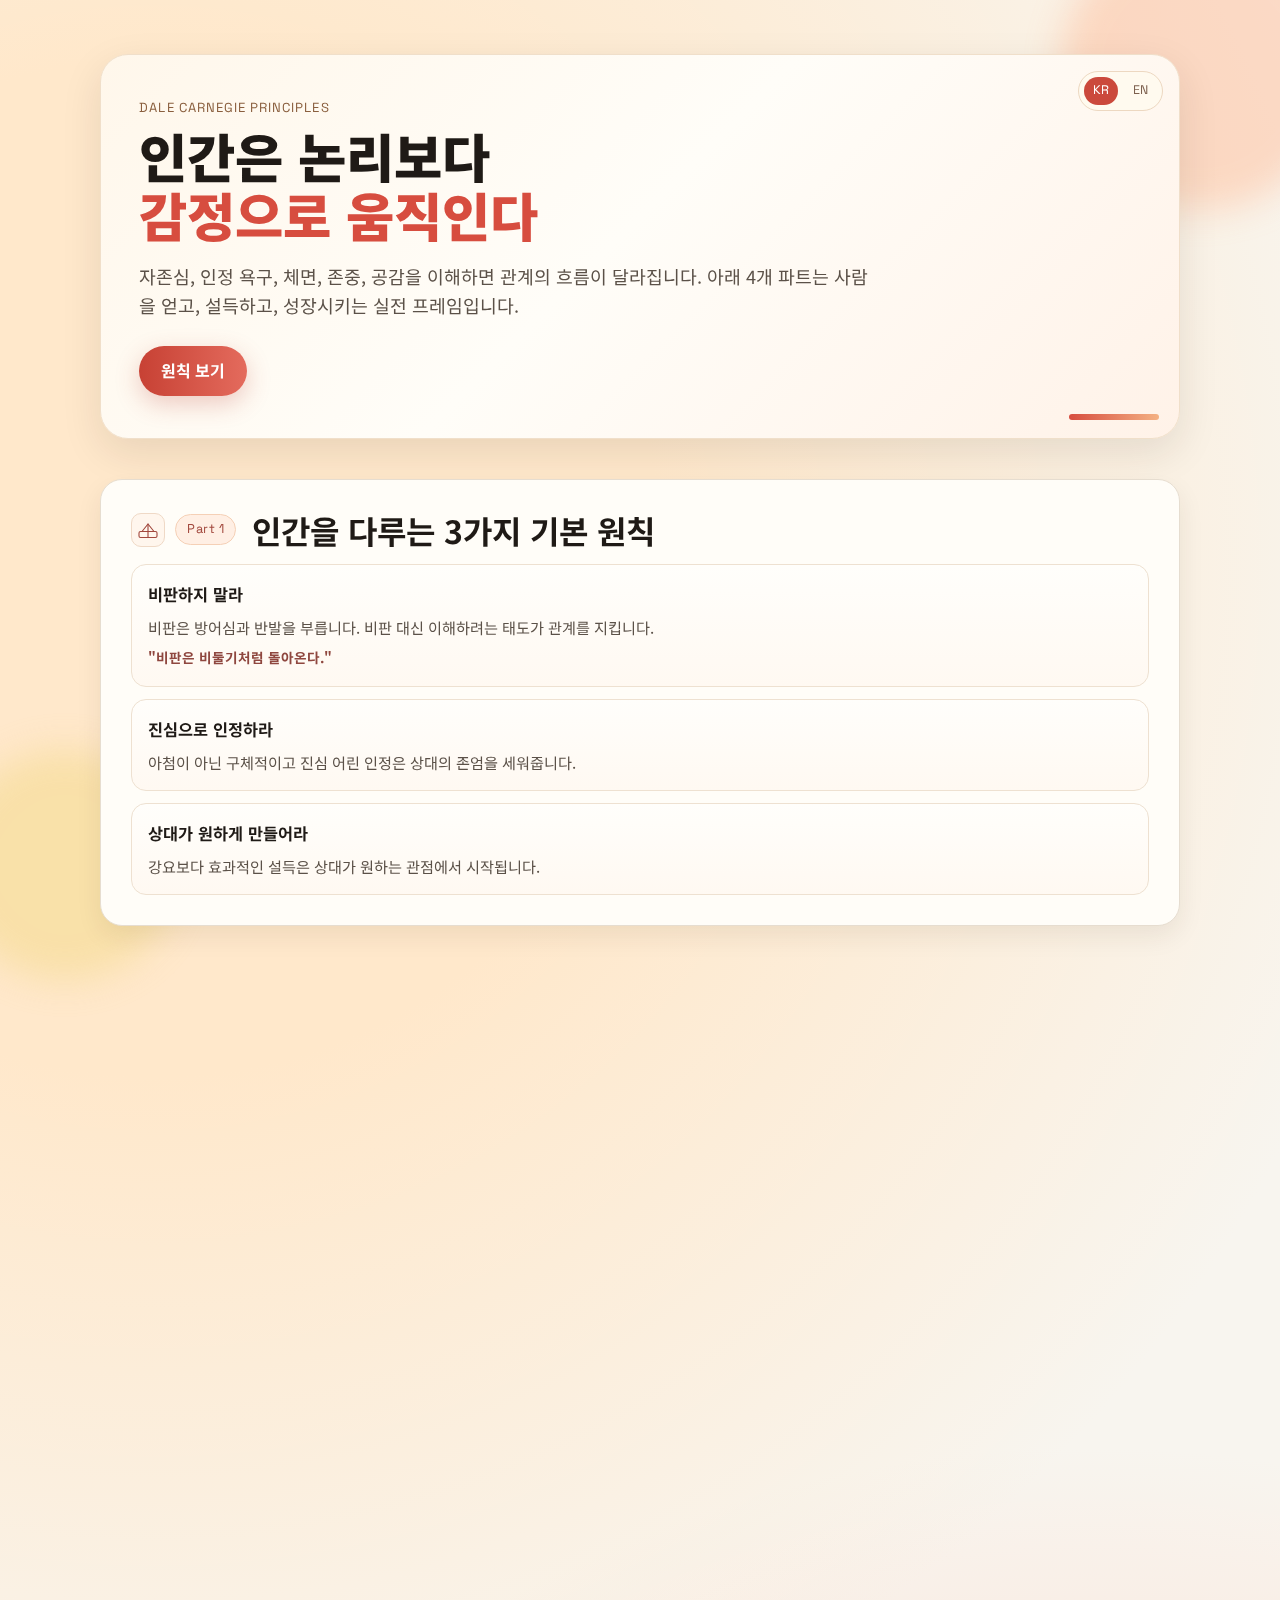
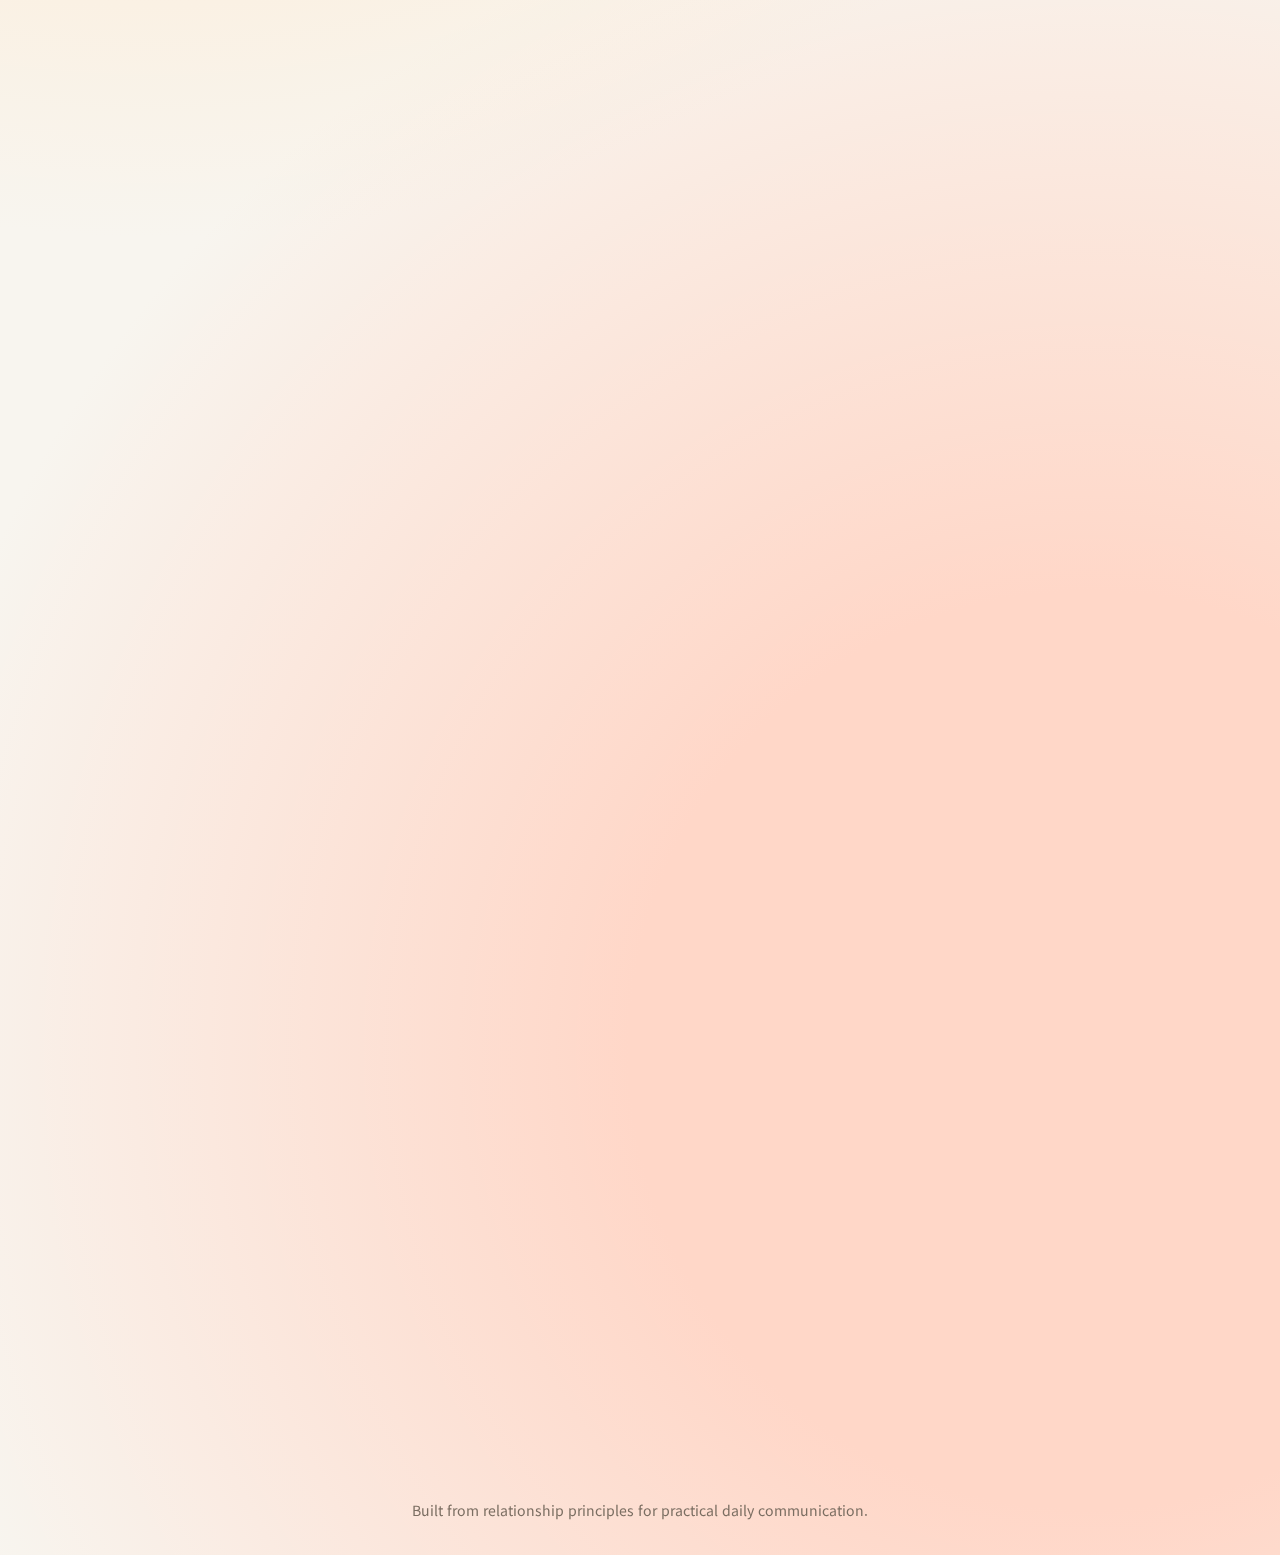
<file: index.html>
<!doctype html>
<html lang="ko">
<head>
  <meta charset="utf-8">
  <meta name="viewport" content="width=device-width, initial-scale=1">
  <title>사람의 마음을 움직이는 원칙</title>
  <meta name="description" content="비판 대신 이해, 진심 어린 인정, 공감과 존중으로 사람을 움직이는 30가지 인간관계 원칙">
  <link rel="preconnect" href="https://fonts.googleapis.com">
  <link rel="preconnect" href="https://fonts.gstatic.com" crossorigin>
  <link href="https://fonts.googleapis.com/css2?family=Noto+Sans+KR:wght@400;500;700;900&family=Space+Grotesk:wght@500;700&display=swap" rel="stylesheet">
  <link rel="stylesheet" href="styles.css">
</head>
<body>
  <div class="ambient ambient-a" aria-hidden="true"></div>
  <div class="ambient ambient-b" aria-hidden="true"></div>

  <header class="hero">
    <nav class="lang-switch" aria-label="언어 선택">
      <a class="active" href="index.html">KR</a>
      <a href="en.html">EN</a>
    </nav>
    <p class="eyebrow">Dale Carnegie Principles</p>
    <h1>인간은 논리보다<br><span>감정으로 움직인다</span></h1>
    <p class="hero-copy">
      자존심, 인정 욕구, 체면, 존중, 공감을 이해하면 관계의 흐름이 달라집니다.
      아래 4개 파트는 사람을 얻고, 설득하고, 성장시키는 실전 프레임입니다.
    </p>
    <a href="#principles" class="hero-cta">원칙 보기</a>
  </header>

  <main id="principles" class="container">
    <section class="block reveal">
      <div class="block-head">
        <div class="head-meta">
          <img class="section-icon" src="assets/icons/foundation.svg" alt="" aria-hidden="true">
          <p class="part">Part 1</p>
        </div>
        <h2>인간을 다루는 3가지 기본 원칙</h2>
      </div>
      <ol class="cards">
        <li class="card">
          <h3>비판하지 말라</h3>
          <p>비판은 방어심과 반발을 부릅니다. 비판 대신 이해하려는 태도가 관계를 지킵니다.</p>
          <span class="quote">"비판은 비둘기처럼 돌아온다."</span>
        </li>
        <li class="card">
          <h3>진심으로 인정하라</h3>
          <p>아첨이 아닌 구체적이고 진심 어린 인정은 상대의 존엄을 세워줍니다.</p>
        </li>
        <li class="card">
          <h3>상대가 원하게 만들어라</h3>
          <p>강요보다 효과적인 설득은 상대가 원하는 관점에서 시작됩니다.</p>
        </li>
      </ol>
    </section>

    <section class="block reveal">
      <div class="block-head">
        <div class="head-meta">
          <img class="section-icon" src="assets/icons/like.svg" alt="" aria-hidden="true">
          <p class="part">Part 2</p>
        </div>
        <h2>사람들이 당신을 좋아하게 만드는 6가지 방법</h2>
      </div>
      <ol class="cards dense">
        <li class="card"><h3>진심으로 관심을 가져라</h3><p>관심은 닫힌 마음을 여는 가장 빠른 열쇠입니다.</p></li>
        <li class="card"><h3>미소를 지어라</h3><p>미소는 환영과 안전의 신호입니다.</p></li>
        <li class="card"><h3>이름을 기억하라</h3><p>이름을 기억하는 순간, 상대는 존중받는다고 느낍니다.</p></li>
        <li class="card"><h3>잘 들어라</h3><p>잘 말하는 사람보다 잘 듣는 사람이 신뢰를 얻습니다.</p></li>
        <li class="card"><h3>상대 관심사로 이야기하라</h3><p>내 이야기보다 상대의 세계를 중심에 두세요.</p></li>
        <li class="card"><h3>중요하게 느끼게 하라</h3><p>그리고 반드시 진심으로 표현하세요.</p></li>
      </ol>
    </section>

    <section class="block reveal">
      <div class="block-head">
        <div class="head-meta">
          <img class="section-icon" src="assets/icons/persuasion.svg" alt="" aria-hidden="true">
          <p class="part">Part 3</p>
        </div>
        <h2>사람을 설득하는 12가지 방법</h2>
      </div>
      <ol class="cards dense">
        <li class="card"><h3>논쟁에서 이기려 하지 말라</h3><p>논쟁에서 이겨도 사람은 잃을 수 있습니다.</p></li>
        <li class="card"><h3>"당신은 틀렸습니다"를 피하라</h3><p>정면 충돌은 대화를 막습니다.</p></li>
        <li class="card"><h3>틀렸다면 빨리 인정하라</h3><p>변명보다 인정이 신뢰를 만듭니다.</p></li>
        <li class="card"><h3>부드럽게 시작하라</h3><p>공격적 출발은 방어를 유발합니다.</p></li>
        <li class="card"><h3>먼저 Yes를 끌어내라</h3><p>작은 동의가 큰 합의의 시작입니다.</p></li>
        <li class="card"><h3>상대가 많이 말하게 하라</h3><p>스스로 내린 결론을 사람은 더 잘 따릅니다.</p></li>
        <li class="card"><h3>아이디어가 상대의 것처럼 느끼게 하라</h3><p>지시보다 참여가 행동을 만듭니다.</p></li>
        <li class="card"><h3>상대 입장에서 생각하라</h3><p>입장 전환이 갈등을 줄입니다.</p></li>
        <li class="card"><h3>감정에 공감하라</h3><p>"그렇게 느끼실 수 있습니다"라는 문장은 힘이 큽니다.</p></li>
        <li class="card"><h3>고상한 동기에 호소하라</h3><p>사람은 스스로를 더 나은 존재로 보고 싶어 합니다.</p></li>
        <li class="card"><h3>드라마틱하게 전달하라</h3><p>사실을 보여주면 메시지가 살아납니다.</p></li>
        <li class="card"><h3>도전의식을 자극하라</h3><p>경쟁과 성취의 본능은 강력한 동력입니다.</p></li>
      </ol>
    </section>

    <section class="block reveal">
      <div class="block-head">
        <div class="head-meta">
          <img class="section-icon" src="assets/icons/leadership.svg" alt="" aria-hidden="true">
          <p class="part">Part 4</p>
        </div>
        <h2>리더의 9가지 원칙</h2>
      </div>
      <ol class="cards dense">
        <li class="card"><h3>칭찬으로 시작하라</h3><p>인정은 피드백의 문을 엽니다.</p></li>
        <li class="card"><h3>간접적으로 지적하라</h3><p>체면을 지키면 관계가 지속됩니다.</p></li>
        <li class="card"><h3>자신의 실수부터 말하라</h3><p>겸손은 설득력을 높입니다.</p></li>
        <li class="card"><h3>명령 대신 질문하라</h3><p>질문은 자율성과 책임을 함께 줍니다.</p></li>
        <li class="card"><h3>체면을 살려줘라</h3><p>사람은 모욕을 오래 기억합니다.</p></li>
        <li class="card"><h3>작은 발전도 칭찬하라</h3><p>작은 강화가 큰 변화를 만듭니다.</p></li>
        <li class="card"><h3>좋은 평판을 심어줘라</h3><p>사람은 기대받는 모습에 맞춰 성장합니다.</p></li>
        <li class="card"><h3>고치기 쉽게 만들어라</h3><p>가능하다고 느낄 때 실행이 시작됩니다.</p></li>
        <li class="card"><h3>기쁘게 행동하게 만들어라</h3><p>이점이 분명할수록 행동이 빨라집니다.</p></li>
      </ol>
    </section>

    <section class="core reveal">
      <div class="block-head">
        <div class="head-meta">
          <img class="section-icon" src="assets/icons/core.svg" alt="" aria-hidden="true">
          <p class="part">Core</p>
        </div>
        <h2>이 책의 진짜 핵심</h2>
      </div>
      <p class="core-line">"인간은 논리적 존재가 아니라 감정적 존재다."</p>
      <ul>
        <li>자존심</li>
        <li>인정 욕구</li>
        <li>체면</li>
        <li>존중</li>
        <li>공감</li>
      </ul>
      <p class="core-foot">이 다섯 요소를 이해하는 사람이 결국 사람을 움직입니다.</p>
    </section>
  </main>

  <footer class="footer">
    <p>Built from relationship principles for practical daily communication.</p>
  </footer>

  <script src="script.js"></script>
</body>
</html>
</file>
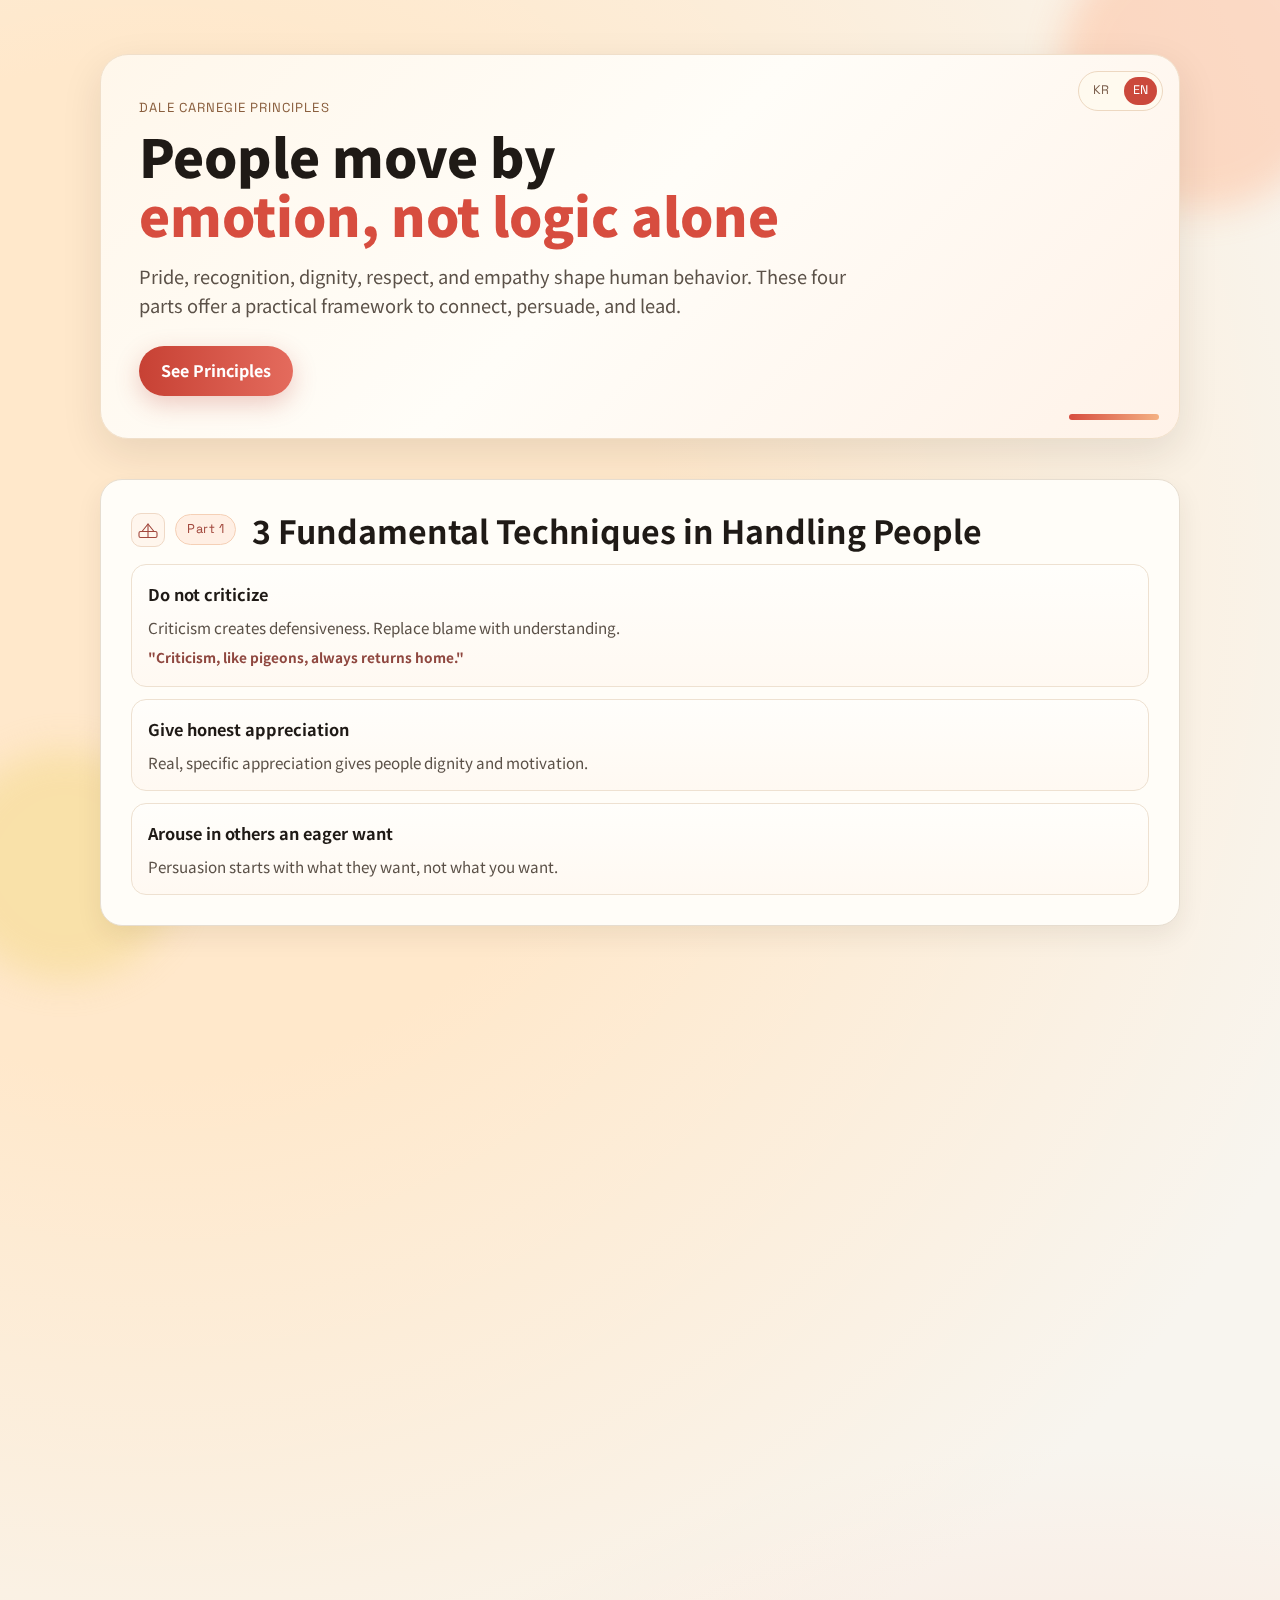
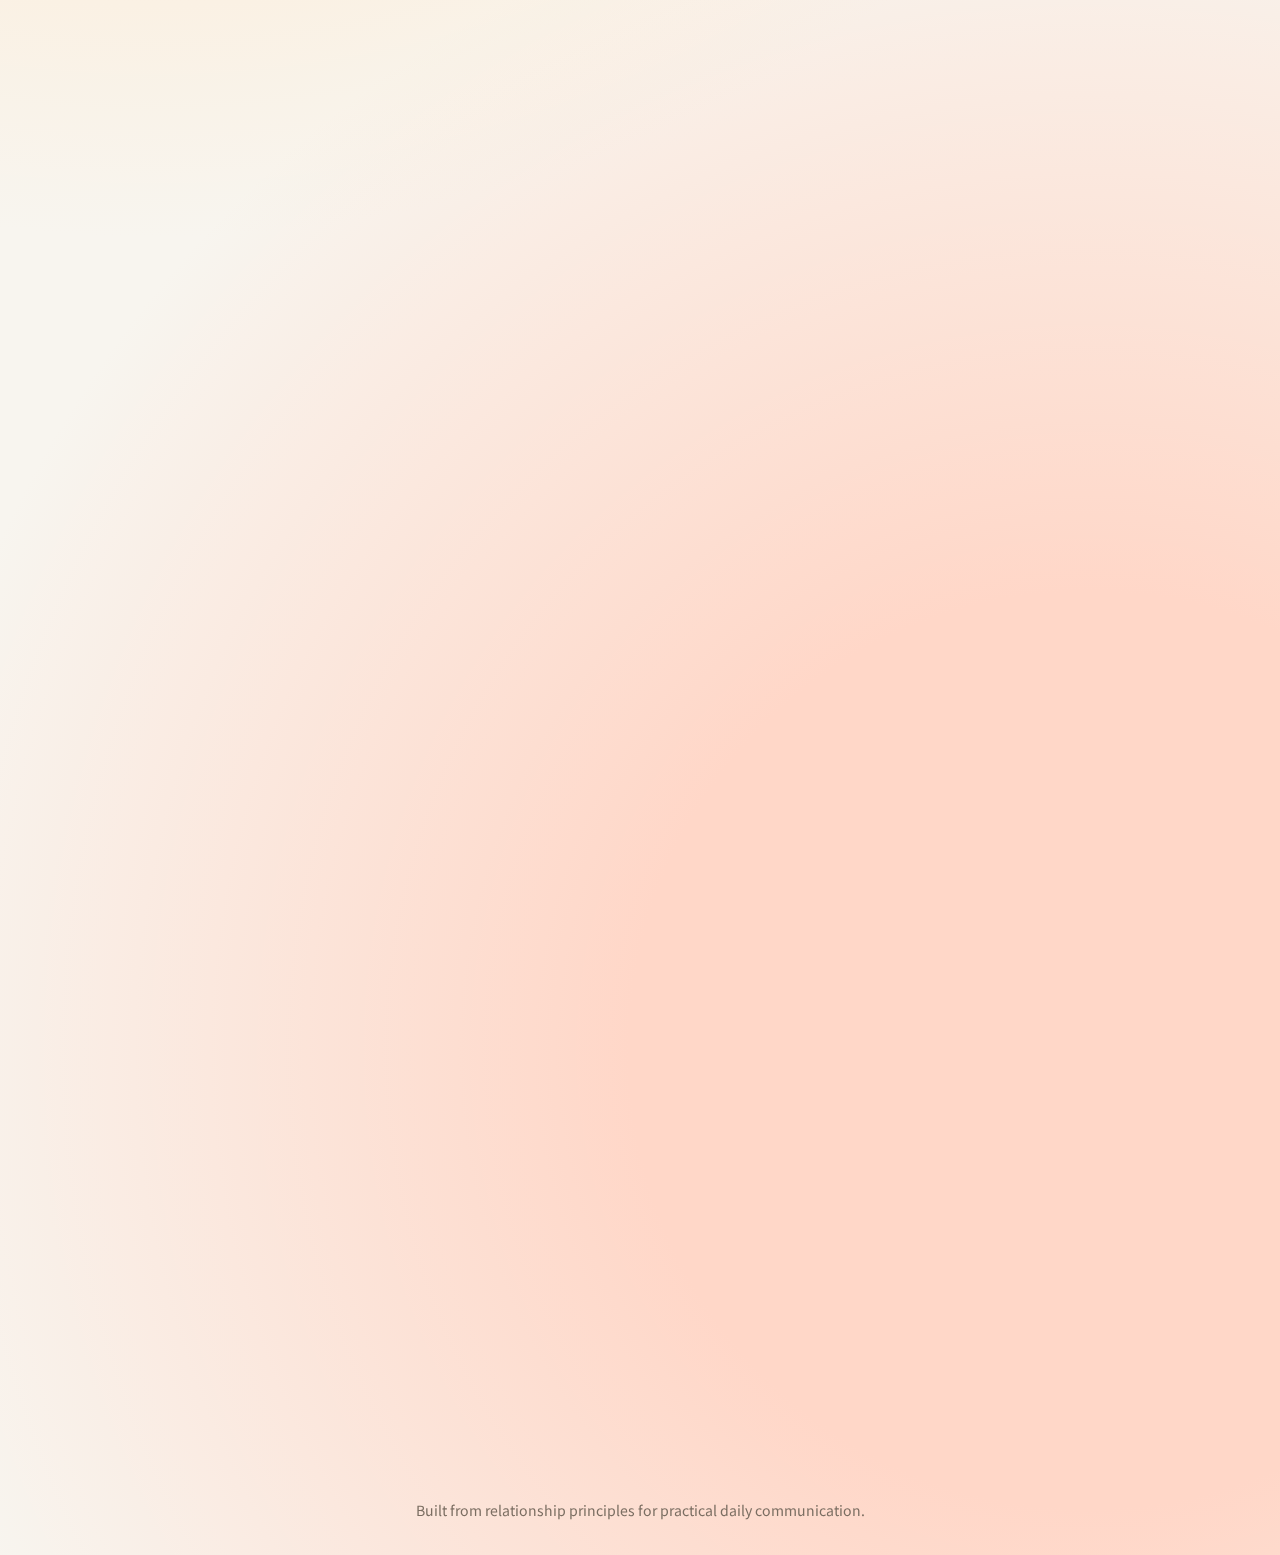
<file: en.html>
<!doctype html>
<html lang="en">
<head>
  <meta charset="utf-8">
  <meta name="viewport" content="width=device-width, initial-scale=1">
  <title>Principles That Move People</title>
  <meta name="description" content="30 practical human-relationship principles based on Dale Carnegie's core framework.">
  <link rel="preconnect" href="https://fonts.googleapis.com">
  <link rel="preconnect" href="https://fonts.gstatic.com" crossorigin>
  <link href="https://fonts.googleapis.com/css2?family=Noto+Sans+KR:wght@400;500;700;900&family=Space+Grotesk:wght@500;700&display=swap" rel="stylesheet">
  <link rel="stylesheet" href="styles.css">
</head>
<body>
  <div class="ambient ambient-a" aria-hidden="true"></div>
  <div class="ambient ambient-b" aria-hidden="true"></div>

  <header class="hero">
    <nav class="lang-switch" aria-label="Language switch">
      <a href="index.html">KR</a>
      <a class="active" href="en.html">EN</a>
    </nav>
    <p class="eyebrow">Dale Carnegie Principles</p>
    <h1>People move by<br><span>emotion, not logic alone</span></h1>
    <p class="hero-copy">
      Pride, recognition, dignity, respect, and empathy shape human behavior.
      These four parts offer a practical framework to connect, persuade, and lead.
    </p>
    <a href="#principles" class="hero-cta">See Principles</a>
  </header>

  <main id="principles" class="container">
    <section class="block reveal">
      <div class="block-head">
        <div class="head-meta">
          <img class="section-icon" src="assets/icons/foundation.svg" alt="" aria-hidden="true">
          <p class="part">Part 1</p>
        </div>
        <h2>3 Fundamental Techniques in Handling People</h2>
      </div>
      <ol class="cards">
        <li class="card">
          <h3>Do not criticize</h3>
          <p>Criticism creates defensiveness. Replace blame with understanding.</p>
          <span class="quote">"Criticism, like pigeons, always returns home."</span>
        </li>
        <li class="card">
          <h3>Give honest appreciation</h3>
          <p>Real, specific appreciation gives people dignity and motivation.</p>
        </li>
        <li class="card">
          <h3>Arouse in others an eager want</h3>
          <p>Persuasion starts with what they want, not what you want.</p>
        </li>
      </ol>
    </section>

    <section class="block reveal">
      <div class="block-head">
        <div class="head-meta">
          <img class="section-icon" src="assets/icons/like.svg" alt="" aria-hidden="true">
          <p class="part">Part 2</p>
        </div>
        <h2>6 Ways to Make People Like You</h2>
      </div>
      <ol class="cards dense">
        <li class="card"><h3>Become genuinely interested</h3><p>Attention opens hearts.</p></li>
        <li class="card"><h3>Smile</h3><p>A smile signals welcome and safety.</p></li>
        <li class="card"><h3>Remember names</h3><p>A name is deeply personal and powerful.</p></li>
        <li class="card"><h3>Be a good listener</h3><p>Listening builds trust faster than talking.</p></li>
        <li class="card"><h3>Talk in terms of their interests</h3><p>Center the conversation on their world.</p></li>
        <li class="card"><h3>Make others feel important</h3><p>And do it sincerely.</p></li>
      </ol>
    </section>

    <section class="block reveal">
      <div class="block-head">
        <div class="head-meta">
          <img class="section-icon" src="assets/icons/persuasion.svg" alt="" aria-hidden="true">
          <p class="part">Part 3</p>
        </div>
        <h2>12 Ways to Win People to Your Thinking</h2>
      </div>
      <ol class="cards dense">
        <li class="card"><h3>Avoid arguments</h3><p>You may win the point and lose the person.</p></li>
        <li class="card"><h3>Avoid saying "You're wrong"</h3><p>Direct attacks trigger ego defense.</p></li>
        <li class="card"><h3>Admit quickly when wrong</h3><p>Owning mistakes builds credibility.</p></li>
        <li class="card"><h3>Begin in a friendly way</h3><p>A soft start lowers resistance.</p></li>
        <li class="card"><h3>Get "yes" early</h3><p>Small agreements lead to larger ones.</p></li>
        <li class="card"><h3>Let the other person talk</h3><p>People trust conclusions they help create.</p></li>
        <li class="card"><h3>Let the idea feel like theirs</h3><p>Participation beats instruction.</p></li>
        <li class="card"><h3>See from their point of view</h3><p>Perspective reduces friction.</p></li>
        <li class="card"><h3>Empathize with feelings</h3><p>"I understand how you feel" can defuse tension.</p></li>
        <li class="card"><h3>Appeal to noble motives</h3><p>People want to see themselves as fair and principled.</p></li>
        <li class="card"><h3>Dramatize your ideas</h3><p>Show, do not only tell.</p></li>
        <li class="card"><h3>Throw down a challenge</h3><p>Challenge activates drive and achievement.</p></li>
      </ol>
    </section>

    <section class="block reveal">
      <div class="block-head">
        <div class="head-meta">
          <img class="section-icon" src="assets/icons/leadership.svg" alt="" aria-hidden="true">
          <p class="part">Part 4</p>
        </div>
        <h2>9 Leadership Principles</h2>
      </div>
      <ol class="cards dense">
        <li class="card"><h3>Begin with praise</h3><p>Recognition opens the door for feedback.</p></li>
        <li class="card"><h3>Call attention indirectly</h3><p>Protect dignity while correcting behavior.</p></li>
        <li class="card"><h3>Talk about your own mistakes first</h3><p>Humility increases influence.</p></li>
        <li class="card"><h3>Ask questions, do not command</h3><p>Questions preserve ownership.</p></li>
        <li class="card"><h3>Let others save face</h3><p>Humiliation causes lasting damage.</p></li>
        <li class="card"><h3>Praise every improvement</h3><p>Small reinforcement drives large change.</p></li>
        <li class="card"><h3>Give a fine reputation to live up to</h3><p>People grow into the identity you affirm.</p></li>
        <li class="card"><h3>Make faults easy to correct</h3><p>Action starts when change feels possible.</p></li>
        <li class="card"><h3>Make people happy to do it</h3><p>Clear benefit accelerates action.</p></li>
      </ol>
    </section>

    <section class="core reveal">
      <div class="block-head">
        <div class="head-meta">
          <img class="section-icon" src="assets/icons/core.svg" alt="" aria-hidden="true">
          <p class="part">Core</p>
        </div>
        <h2>The Real Core Message</h2>
      </div>
      <p class="core-line">"Human beings are emotional, not purely logical."</p>
      <ul>
        <li>Pride</li>
        <li>Need for recognition</li>
        <li>Dignity</li>
        <li>Respect</li>
        <li>Empathy</li>
      </ul>
      <p class="core-foot">Whoever understands these levers can move people.</p>
    </section>
  </main>

  <footer class="footer">
    <p>Built from relationship principles for practical daily communication.</p>
  </footer>

  <script src="script.js"></script>
</body>
</html>
</file>
<file: styles.css>
:root {
  --bg: #f8f5ef;
  --surface: #fffdf8;
  --ink: #1f1a16;
  --muted: #5b5148;
  --accent: #d74d3f;
  --accent-soft: #f4b183;
  --line: #e6ddd0;
  --shadow: 0 14px 40px rgba(38, 27, 18, 0.1);
}

* {
  box-sizing: border-box;
}

html,
body {
  margin: 0;
  padding: 0;
}

body {
  font-family: "Noto Sans KR", sans-serif;
  color: var(--ink);
  background:
    radial-gradient(circle at 12% 18%, #ffe8cb 0, #ffe8cb 18%, transparent 45%),
    radial-gradient(circle at 85% 84%, #ffd7c8 0, #ffd7c8 16%, transparent 42%),
    var(--bg);
  line-height: 1.6;
  overflow-x: hidden;
}

.ambient {
  position: fixed;
  z-index: -1;
  pointer-events: none;
  border-radius: 999px;
  filter: blur(18px);
  opacity: 0.42;
}

.ambient-a {
  width: 280px;
  height: 280px;
  background: #ffb48d;
  top: -70px;
  right: -60px;
}

.ambient-b {
  width: 230px;
  height: 230px;
  background: #f1d67a;
  bottom: -80px;
  left: -50px;
}

.hero {
  width: min(1080px, 92vw);
  margin: 54px auto 40px;
  padding: 42px clamp(20px, 3vw, 42px);
  background: linear-gradient(135deg, #fff7eb 0%, #fffdf8 48%, #fff2e8 100%);
  border: 1px solid #f0dfca;
  border-radius: 28px;
  box-shadow: var(--shadow);
  position: relative;
  isolation: isolate;
}

.lang-switch {
  position: absolute;
  top: 16px;
  right: 16px;
  display: inline-flex;
  gap: 6px;
  padding: 5px;
  border: 1px solid #edd8c1;
  border-radius: 999px;
  background: #fffaef;
}

.lang-switch a {
  text-decoration: none;
  color: #7d614f;
  font-family: "Space Grotesk", sans-serif;
  font-size: 0.78rem;
  padding: 4px 9px;
  border-radius: 999px;
  transition: background-color 180ms ease, color 180ms ease;
}

.lang-switch a.active {
  background: #cb493c;
  color: #fff;
}

.lang-switch a:hover {
  background: #fbe2cf;
}

.hero::after {
  content: "";
  position: absolute;
  inset: auto 20px 18px auto;
  width: 90px;
  height: 6px;
  border-radius: 99px;
  background: linear-gradient(90deg, var(--accent), var(--accent-soft));
}

.eyebrow {
  margin: 0 0 8px;
  font-family: "Space Grotesk", sans-serif;
  letter-spacing: 0.08em;
  text-transform: uppercase;
  font-size: 0.82rem;
  color: #8a5f3e;
}

.hero h1 {
  margin: 0;
  line-height: 1.12;
  font-size: clamp(1.95rem, 4.1vw, 3.5rem);
  font-weight: 900;
}

.hero h1 span {
  color: var(--accent);
}

.hero-copy {
  margin: 18px 0 26px;
  max-width: 740px;
  color: var(--muted);
  font-size: clamp(0.98rem, 1.7vw, 1.14rem);
}

.hero-cta {
  display: inline-block;
  text-decoration: none;
  color: #fff;
  background: linear-gradient(90deg, #c74134, #e46b5d);
  padding: 12px 22px;
  border-radius: 999px;
  font-weight: 700;
  transition: transform 180ms ease, box-shadow 180ms ease;
  box-shadow: 0 8px 24px rgba(183, 61, 49, 0.25);
}

.hero-cta:hover {
  transform: translateY(-2px);
  box-shadow: 0 12px 28px rgba(183, 61, 49, 0.34);
}

.container {
  width: min(1080px, 92vw);
  margin: 0 auto 54px;
  display: grid;
  gap: 22px;
}

.block,
.core {
  background: var(--surface);
  border: 1px solid var(--line);
  border-radius: 22px;
  box-shadow: 0 10px 26px rgba(55, 35, 18, 0.08);
  padding: clamp(20px, 3vw, 30px);
}

.block-head {
  display: flex;
  flex-wrap: wrap;
  gap: 10px 16px;
  align-items: center;
  margin-bottom: 14px;
}

.head-meta {
  display: inline-flex;
  align-items: center;
  gap: 10px;
}

.section-icon {
  width: 34px;
  height: 34px;
  flex: none;
  padding: 4px;
  border-radius: 10px;
  background: #fff6ed;
  border: 1px solid #efd9c6;
}

.part {
  margin: 0;
  background: #ffefe4;
  color: #a2483d;
  border: 1px solid #f5d0b6;
  border-radius: 999px;
  padding: 4px 11px;
  font-family: "Space Grotesk", sans-serif;
  font-size: 0.8rem;
  letter-spacing: 0.04em;
}

h2 {
  margin: 0;
  font-size: clamp(1.35rem, 2.6vw, 2rem);
  line-height: 1.25;
}

.cards {
  list-style: none;
  padding: 0;
  margin: 0;
  display: grid;
  gap: 12px;
  grid-template-columns: repeat(12, minmax(0, 1fr));
}

.card {
  grid-column: span 12;
  padding: 16px;
  border-radius: 15px;
  background: linear-gradient(180deg, #fffefb 0%, #fff9f2 100%);
  border: 1px solid #eee1d1;
}

.card h3 {
  margin: 0;
  font-size: 1.02rem;
}

.card p {
  margin: 8px 0 0;
  color: var(--muted);
  font-size: 0.95rem;
}

.quote {
  display: inline-block;
  margin-top: 8px;
  font-size: 0.85rem;
  color: #8f473f;
  font-weight: 700;
}

.dense .card {
  grid-column: span 6;
}

.core-line {
  margin: 10px 0 14px;
  padding: 10px 12px;
  border-left: 4px solid var(--accent);
  background: #fff3ea;
  font-weight: 700;
}

.core ul {
  margin: 0;
  padding: 0;
  list-style: none;
  display: flex;
  gap: 10px;
  flex-wrap: wrap;
}

.core li {
  border: 1px solid #f0d8c3;
  padding: 7px 12px;
  border-radius: 999px;
  background: #fffaf3;
  font-weight: 700;
  font-size: 0.92rem;
}

.core-foot {
  margin-bottom: 0;
  color: var(--muted);
}

.footer {
  width: min(1080px, 92vw);
  margin: 0 auto 34px;
  text-align: center;
  color: #7b6e62;
  font-size: 0.88rem;
}

.reveal {
  opacity: 0;
  transform: translateY(18px);
}

.reveal.show {
  opacity: 1;
  transform: translateY(0);
  transition: opacity 560ms ease, transform 560ms ease;
}

@media (max-width: 900px) {
  .dense .card {
    grid-column: span 12;
  }

  .hero {
    margin-top: 20px;
  }

  .lang-switch {
    position: static;
    margin-bottom: 14px;
  }

  .hero h1 {
    font-size: clamp(1.8rem, 8vw, 2.5rem);
  }
}
</file>
